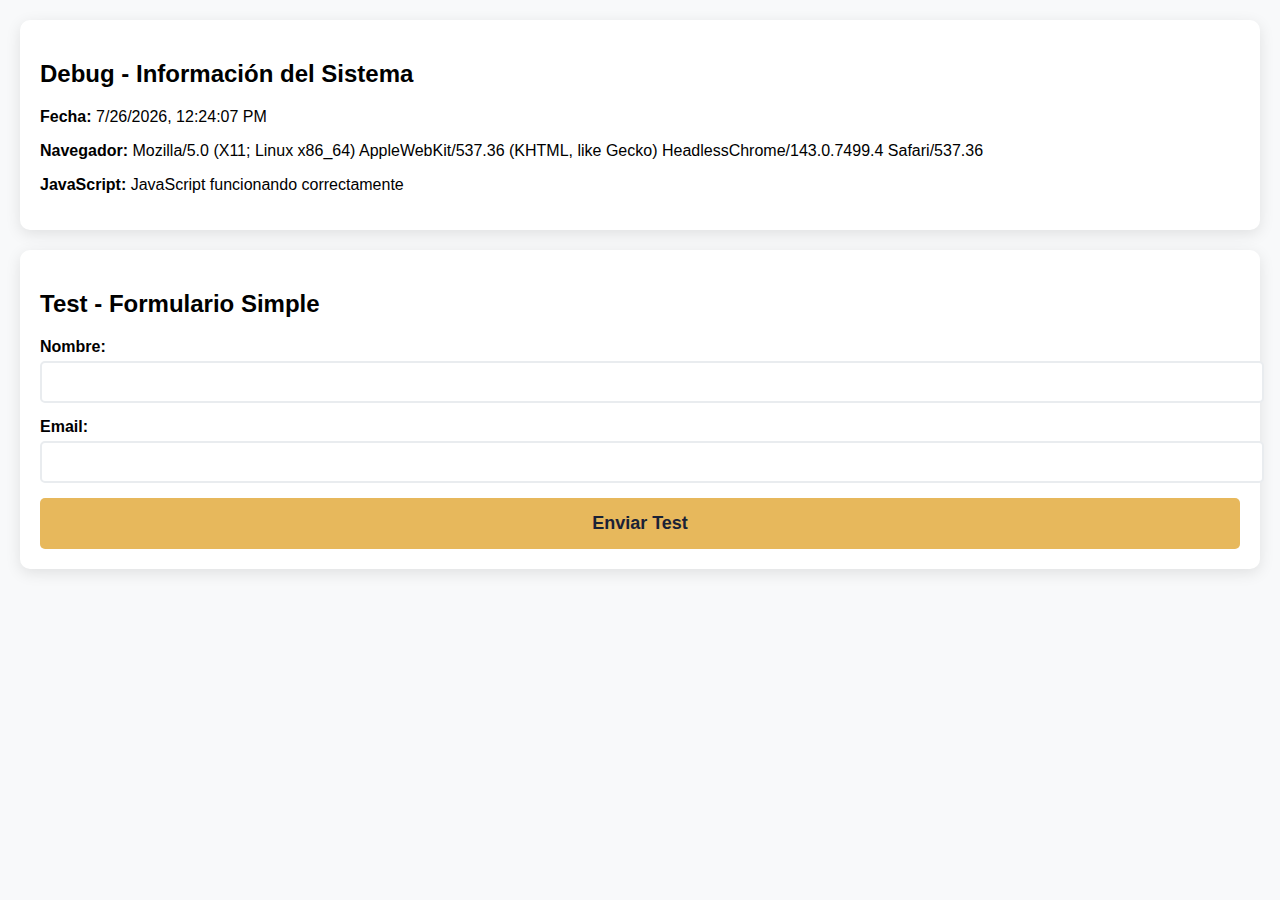
<file: reservaciones2/debug.html>
<!DOCTYPE html>
<html lang="es">
<head>
    <meta charset="UTF-8">
    <meta name="viewport" content="width=device-width, initial-scale=1.0">
    <title>Debug - Reservaciones</title>
    <style>
        body {
            font-family: Arial, sans-serif;
            background: #f8f9fa;
            margin: 0;
            padding: 20px;
        }
        
        .debug-info {
            background: white;
            padding: 20px;
            border-radius: 10px;
            margin-bottom: 20px;
            box-shadow: 0 4px 15px rgba(0,0,0,0.1);
        }
        
        .test-form {
            background: white;
            padding: 20px;
            border-radius: 10px;
            box-shadow: 0 4px 15px rgba(0,0,0,0.1);
        }
        
        .form-group {
            margin-bottom: 15px;
        }
        
        label {
            display: block;
            margin-bottom: 5px;
            font-weight: bold;
        }
        
        input, select {
            width: 100%;
            padding: 10px;
            border: 2px solid #e9ecef;
            border-radius: 5px;
            font-size: 16px;
        }
        
        button {
            width: 100%;
            padding: 15px;
            background: #e7b85c;
            color: #1a2236;
            border: none;
            border-radius: 5px;
            font-size: 18px;
            font-weight: bold;
            cursor: pointer;
        }
    </style>
</head>
<body>
    <div class="debug-info">
        <h2>Debug - Información del Sistema</h2>
        <p><strong>Fecha:</strong> <span id="currentDate"></span></p>
        <p><strong>Navegador:</strong> <span id="userAgent"></span></p>
        <p><strong>JavaScript:</strong> <span id="jsStatus">Verificando...</span></p>
    </div>
    
    <div class="test-form">
        <h2>Test - Formulario Simple</h2>
        <form id="testForm">
            <div class="form-group">
                <label for="testName">Nombre:</label>
                <input type="text" id="testName" name="testName" required>
            </div>
            
            <div class="form-group">
                <label for="testEmail">Email:</label>
                <input type="email" id="testEmail" name="testEmail" required>
            </div>
            
            <button type="submit">Enviar Test</button>
        </form>
    </div>
    
    <script>
        // Debug information
        document.getElementById('currentDate').textContent = new Date().toLocaleString();
        document.getElementById('userAgent').textContent = navigator.userAgent;
        document.getElementById('jsStatus').textContent = 'JavaScript funcionando correctamente';
        
        // Test form submission
        document.getElementById('testForm').addEventListener('submit', function(e) {
            e.preventDefault();
            alert('¡Formulario de test funcionando correctamente!');
        });
        
        console.log('Debug page loaded successfully');
    </script>
</body>
</html>
</file>
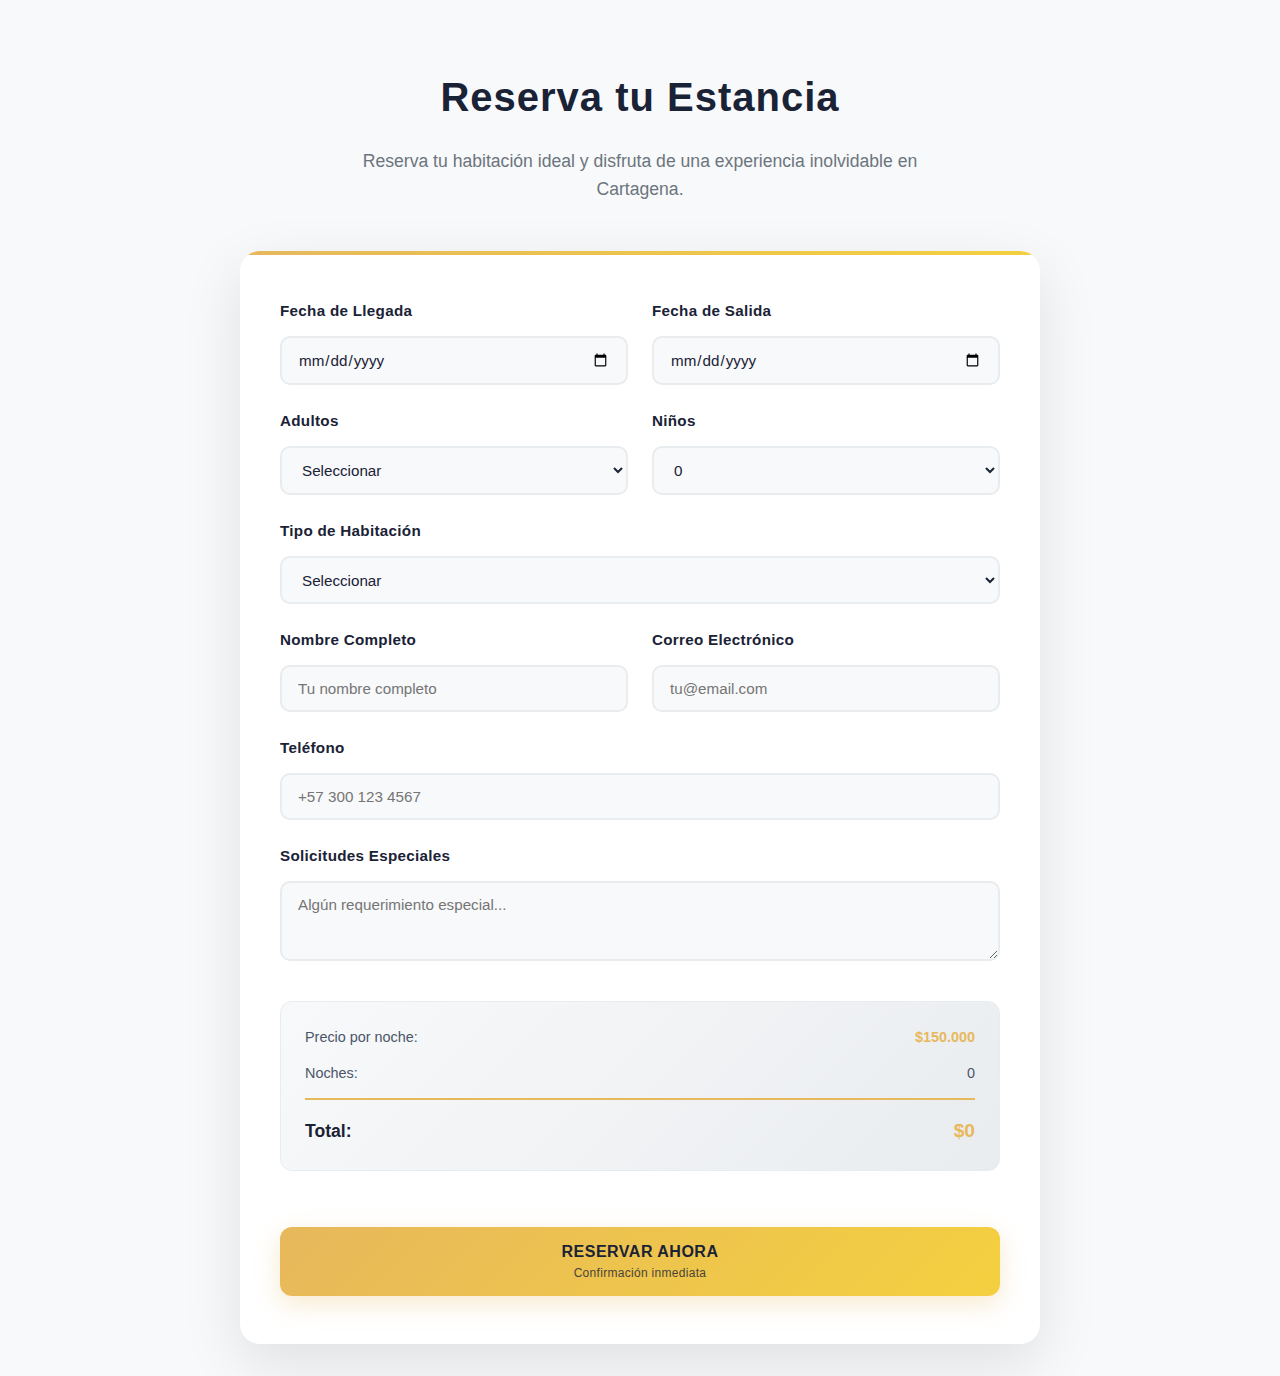
<file: reservaciones2/index-inline.html>
<!DOCTYPE html>
<html lang="es">
<head>
    <meta charset="UTF-8">
    <meta name="viewport" content="width=device-width, initial-scale=1.0">
    <title>Reservaciones - Hotel Cartagena</title>
    <style>
        * {
            box-sizing: border-box;
        }
        
        body {
            font-family: 'Montserrat', Arial, sans-serif;
            background: #f8f9fa;
            color: #1a2236;
            margin: 0;
            padding: 2rem 0;
            line-height: 1.6;
        }
        
        .container {
            max-width: 1100px;
            margin: 0 auto;
            padding: 0 1.5rem;
        }
        
        .container h2 {
            text-align: center;
            color: #1a2236;
            font-size: 2.5rem;
            font-weight: 700;
            margin-bottom: 1rem;
            letter-spacing: 1px;
        }
        
        .container > p {
            text-align: center;
            color: #6c757d;
            font-size: 1.1rem;
            margin-bottom: 3rem;
            max-width: 600px;
            margin-left: auto;
            margin-right: auto;
        }
        
        .reservation-container {
            max-width: 800px;
            margin: 0 auto;
            background: white;
            border-radius: 20px;
            box-shadow: 0 20px 60px rgba(0, 0, 0, 0.1);
            overflow: hidden;
            position: relative;
        }
        
        .reservation-container::before {
            content: '';
            position: absolute;
            top: 0;
            left: 0;
            right: 0;
            height: 4px;
            background: linear-gradient(90deg, #e7b85c, #f4d03f);
        }
        
        .reservation-form {
            padding: 3rem 2.5rem;
            display: flex;
            flex-direction: column;
            gap: 1.5rem;
        }
        
        .form-row {
            display: grid;
            grid-template-columns: 1fr 1fr;
            gap: 1.5rem;
        }
        
        .form-group {
            display: flex;
            flex-direction: column;
            gap: 0.5rem;
        }
        
        .form-group label {
            color: #1a2236;
            font-size: 0.95rem;
            font-weight: 600;
            letter-spacing: 0.3px;
            margin-bottom: 0.3rem;
            display: block;
        }
        
        .form-group input,
        .form-group select,
        .form-group textarea {
            padding: 0.8rem 1rem;
            border: 2px solid #e9ecef;
            border-radius: 10px;
            font-size: 0.95rem;
            font-family: 'Montserrat', sans-serif;
            transition: all 0.3s ease;
            background: #f8f9fa;
            color: #1a2236;
            min-height: 45px;
            width: 100%;
            display: block;
        }
        
        .form-group input:focus,
        .form-group select:focus,
        .form-group textarea:focus {
            outline: none;
            border-color: #e7b85c;
            background: white;
            box-shadow: 0 0 0 3px rgba(231, 184, 92, 0.1);
            transform: translateY(-1px);
        }
        
        .form-group textarea {
            min-height: 80px;
            resize: vertical;
            font-family: 'Montserrat', sans-serif;
        }
        
        .price-summary {
            background: linear-gradient(135deg, #f8f9fa 0%, #e9ecef 100%);
            border-radius: 12px;
            padding: 1.5rem;
            margin: 1rem 0;
            border: 1px solid #e9ecef;
        }
        
        .price-item {
            display: flex;
            justify-content: space-between;
            align-items: center;
            margin-bottom: 0.8rem;
            color: #4a5568;
            font-size: 0.9rem;
        }
        
        .price-total {
            display: flex;
            justify-content: space-between;
            align-items: center;
            padding-top: 1rem;
            border-top: 2px solid #e7b85c;
            font-weight: 700;
            font-size: 1.1rem;
            color: #1a2236;
        }
        
        .price {
            font-weight: 600;
            color: #e7b85c;
        }
        
        .total-price {
            font-weight: 700;
            font-size: 1.2rem;
            color: #e7b85c;
        }
        
        .reserve-btn {
            width: 100%;
            background: linear-gradient(135deg, #e7b85c 0%, #f4d03f 100%);
            color: #1a2236;
            border: none;
            border-radius: 12px;
            padding: 1rem 2rem;
            font-size: 1rem;
            font-weight: 700;
            cursor: pointer;
            transition: all 0.3s ease;
            display: flex;
            flex-direction: column;
            align-items: center;
            gap: 0.3rem;
            box-shadow: 0 8px 25px rgba(231, 184, 92, 0.3);
            text-transform: uppercase;
            letter-spacing: 0.5px;
            margin-top: 1rem;
        }
        
        .reserve-btn:hover {
            transform: translateY(-3px);
            box-shadow: 0 12px 35px rgba(231, 184, 92, 0.4);
            background: linear-gradient(135deg, #f4d03f 0%, #e7b85c 100%);
        }
        
        .reserve-btn small {
            font-size: 0.75rem;
            opacity: 0.8;
            font-weight: 500;
            text-transform: none;
            letter-spacing: 0.3px;
        }
        
        @media (max-width: 768px) {
            .reservation-form {
                padding: 2rem 1.5rem;
            }
            
            .form-row {
                grid-template-columns: 1fr;
                gap: 1rem;
            }
        }
    </style>
</head>
<body>
    <div class="container">
        <h2>Reserva tu Estancia</h2>
        <p>Reserva tu habitación ideal y disfruta de una experiencia inolvidable en Cartagena.</p>
        
        <div class="reservation-container">
            <form class="reservation-form" id="reservationForm">
                <div class="form-row">
                    <div class="form-group">
                        <label for="checkIn">Fecha de Llegada</label>
                        <input type="date" id="checkIn" name="checkIn" required>
                    </div>
                    
                    <div class="form-group">
                        <label for="checkOut">Fecha de Salida</label>
                        <input type="date" id="checkOut" name="checkOut" required>
                    </div>
                </div>
                
                <div class="form-row">
                    <div class="form-group">
                        <label for="adults">Adultos</label>
                        <select id="adults" name="adults" required>
                            <option value="">Seleccionar</option>
                            <option value="1">1</option>
                            <option value="2">2</option>
                            <option value="3">3</option>
                            <option value="4">4</option>
                            <option value="5">5</option>
                        </select>
                    </div>
                    
                    <div class="form-group">
                        <label for="children">Niños</label>
                        <select id="children" name="children">
                            <option value="0">0</option>
                            <option value="1">1</option>
                            <option value="2">2</option>
                            <option value="3">3</option>
                            <option value="4">4</option>
                        </select>
                    </div>
                </div>
                
                <div class="form-group">
                    <label for="roomType">Tipo de Habitación</label>
                    <select id="roomType" name="roomType" required>
                        <option value="">Seleccionar</option>
                        <option value="standard">Habitación Estándar</option>
                        <option value="deluxe">Habitación Deluxe</option>
                        <option value="suite">Suite</option>
                        <option value="family">Habitación Familiar</option>
                    </select>
                </div>
                
                <div class="form-row">
                    <div class="form-group">
                        <label for="name">Nombre Completo</label>
                        <input type="text" id="name" name="name" placeholder="Tu nombre completo" required>
                    </div>
                    
                    <div class="form-group">
                        <label for="email">Correo Electrónico</label>
                        <input type="email" id="email" name="email" placeholder="tu@email.com" required>
                    </div>
                </div>
                
                <div class="form-group">
                    <label for="phone">Teléfono</label>
                    <input type="tel" id="phone" name="phone" placeholder="+57 300 123 4567" required>
                </div>
                
                <div class="form-group">
                    <label for="specialRequests">Solicitudes Especiales</label>
                    <textarea id="specialRequests" name="specialRequests" placeholder="Algún requerimiento especial..."></textarea>
                </div>
                
                <div class="price-summary">
                    <div class="price-item">
                        <span>Precio por noche:</span>
                        <span class="price">$150.000</span>
                    </div>
                    <div class="price-item">
                        <span>Noches:</span>
                        <span id="nights">0</span>
                    </div>
                    <div class="price-total">
                        <span>Total:</span>
                        <span class="total-price">$0</span>
                    </div>
                </div>
                
                <button type="submit" class="reserve-btn">
                    <span>Reservar Ahora</span>
                    <small>Confirmación inmediata</small>
                </button>
            </form>
        </div>
    </div>
    
    <script>
        // JavaScript simplificado inline
        document.addEventListener('DOMContentLoaded', function() {
            console.log('JavaScript cargado correctamente');
            
            const checkInInput = document.getElementById('checkIn');
            const checkOutInput = document.getElementById('checkOut');
            const roomTypeSelect = document.getElementById('roomType');
            const nightsSpan = document.getElementById('nights');
            const totalPriceSpan = document.querySelector('.total-price');
            const priceSpan = document.querySelector('.price');
            
            const roomPrices = {
                'standard': 150000,
                'deluxe': 250000,
                'suite': 400000,
                'family': 300000
            };
            
            function calculateNights() {
                const checkIn = new Date(checkInInput.value);
                const checkOut = new Date(checkOutInput.value);
                
                if (checkIn && checkOut && checkIn < checkOut) {
                    const timeDiff = checkOut.getTime() - checkIn.getTime();
                    const nights = Math.ceil(timeDiff / (1000 * 3600 * 24));
                    nightsSpan.textContent = nights;
                    return nights;
                } else {
                    nightsSpan.textContent = '0';
                    return 0;
                }
            }
            
            function calculateTotalPrice() {
                const nights = calculateNights();
                const roomType = roomTypeSelect.value;
                const pricePerNight = roomPrices[roomType] || 0;
                const total = nights * pricePerNight;
                
                totalPriceSpan.textContent = `$${total.toLocaleString('es-CO')}`;
                return total;
            }
            
            if (checkInInput) {
                checkInInput.addEventListener('change', calculateTotalPrice);
            }
            
            if (checkOutInput) {
                checkOutInput.addEventListener('change', calculateTotalPrice);
            }
            
            if (roomTypeSelect) {
                roomTypeSelect.addEventListener('change', function() {
                    const roomType = roomTypeSelect.value;
                    const pricePerNight = roomPrices[roomType] || 0;
                    if (priceSpan) {
                        priceSpan.textContent = `$${pricePerNight.toLocaleString('es-CO')}`;
                    }
                    calculateTotalPrice();
                });
            }
            
            const reservationForm = document.querySelector('.reservation-form');
            if (reservationForm) {
                reservationForm.addEventListener('submit', function(e) {
                    e.preventDefault();
                    alert('¡Formulario enviado correctamente!');
                });
            }
            
            if (checkInInput) {
                const today = new Date().toISOString().split('T')[0];
                checkInInput.min = today;
            }
            
            console.log('JavaScript inicializado correctamente');
        });
    </script>
</body>
</html>
</file>
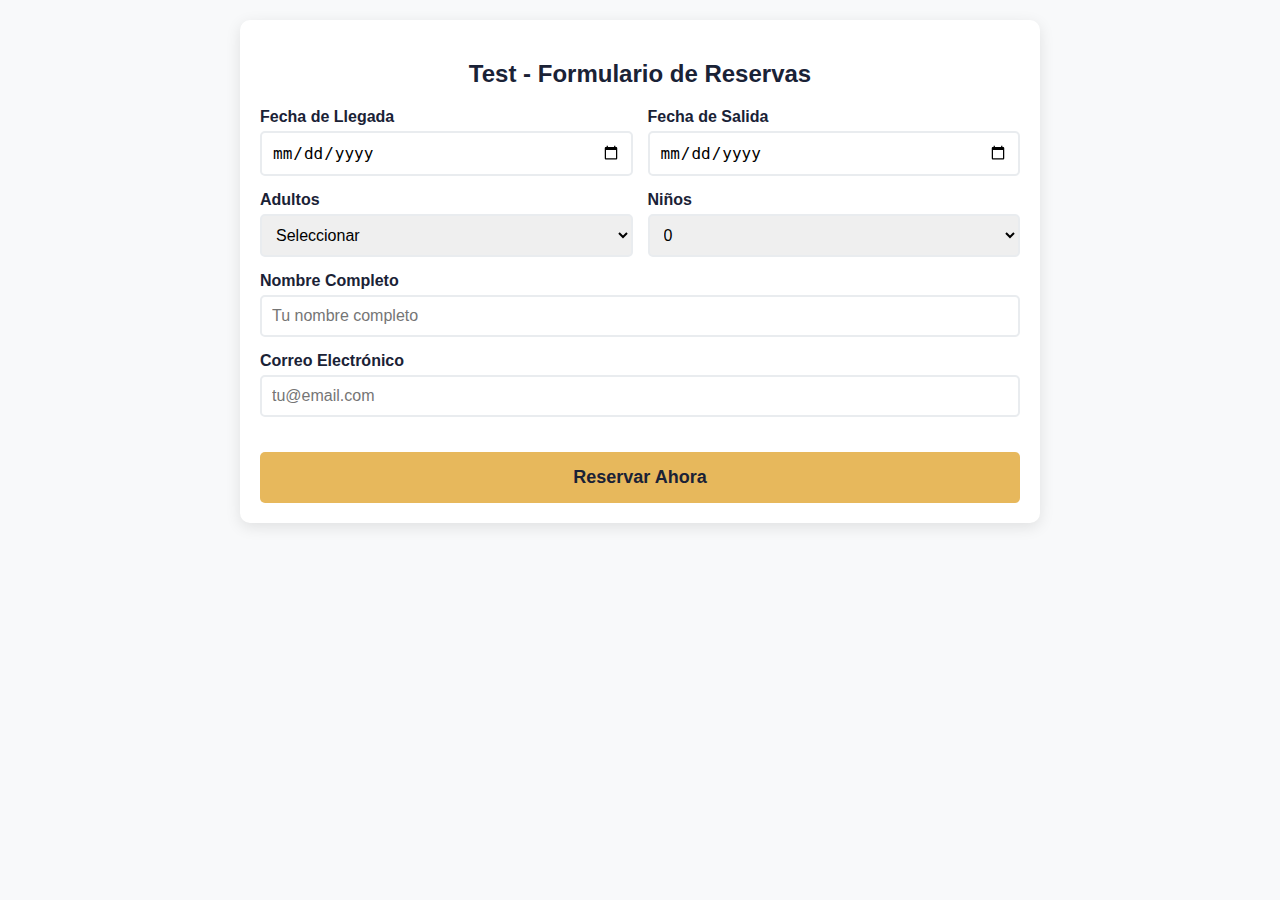
<file: reservaciones2/test.html>
<!DOCTYPE html>
<html lang="es">
<head>
    <meta charset="UTF-8">
    <meta name="viewport" content="width=device-width, initial-scale=1.0">
    <title>Test - Reservaciones</title>
    <style>
        * {
            box-sizing: border-box;
        }
        
        body {
            font-family: Arial, sans-serif;
            background: #f8f9fa;
            margin: 0;
            padding: 20px;
        }
        
        .container {
            max-width: 800px;
            margin: 0 auto;
            background: white;
            padding: 20px;
            border-radius: 10px;
            box-shadow: 0 4px 15px rgba(0,0,0,0.1);
        }
        
        h2 {
            text-align: center;
            color: #1a2236;
            margin-bottom: 20px;
        }
        
        .form-group {
            margin-bottom: 15px;
        }
        
        label {
            display: block;
            margin-bottom: 5px;
            font-weight: bold;
            color: #1a2236;
        }
        
        input, select, textarea {
            width: 100%;
            padding: 10px;
            border: 2px solid #e9ecef;
            border-radius: 5px;
            font-size: 16px;
        }
        
        .form-row {
            display: grid;
            grid-template-columns: 1fr 1fr;
            gap: 15px;
        }
        
        button {
            width: 100%;
            padding: 15px;
            background: #e7b85c;
            color: #1a2236;
            border: none;
            border-radius: 5px;
            font-size: 18px;
            font-weight: bold;
            cursor: pointer;
            margin-top: 20px;
        }
        
        button:hover {
            background: #f4d03f;
        }
    </style>
</head>
<body>
    <div class="container">
        <h2>Test - Formulario de Reservas</h2>
        
        <form>
            <div class="form-row">
                <div class="form-group">
                    <label for="checkIn">Fecha de Llegada</label>
                    <input type="date" id="checkIn" name="checkIn" required>
                </div>
                
                <div class="form-group">
                    <label for="checkOut">Fecha de Salida</label>
                    <input type="date" id="checkOut" name="checkOut" required>
                </div>
            </div>
            
            <div class="form-row">
                <div class="form-group">
                    <label for="adults">Adultos</label>
                    <select id="adults" name="adults" required>
                        <option value="">Seleccionar</option>
                        <option value="1">1</option>
                        <option value="2">2</option>
                        <option value="3">3</option>
                    </select>
                </div>
                
                <div class="form-group">
                    <label for="children">Niños</label>
                    <select id="children" name="children">
                        <option value="0">0</option>
                        <option value="1">1</option>
                        <option value="2">2</option>
                    </select>
                </div>
            </div>
            
            <div class="form-group">
                <label for="name">Nombre Completo</label>
                <input type="text" id="name" name="name" placeholder="Tu nombre completo" required>
            </div>
            
            <div class="form-group">
                <label for="email">Correo Electrónico</label>
                <input type="email" id="email" name="email" placeholder="tu@email.com" required>
            </div>
            
            <button type="submit">Reservar Ahora</button>
        </form>
    </div>
</body>
</html>
</file>
